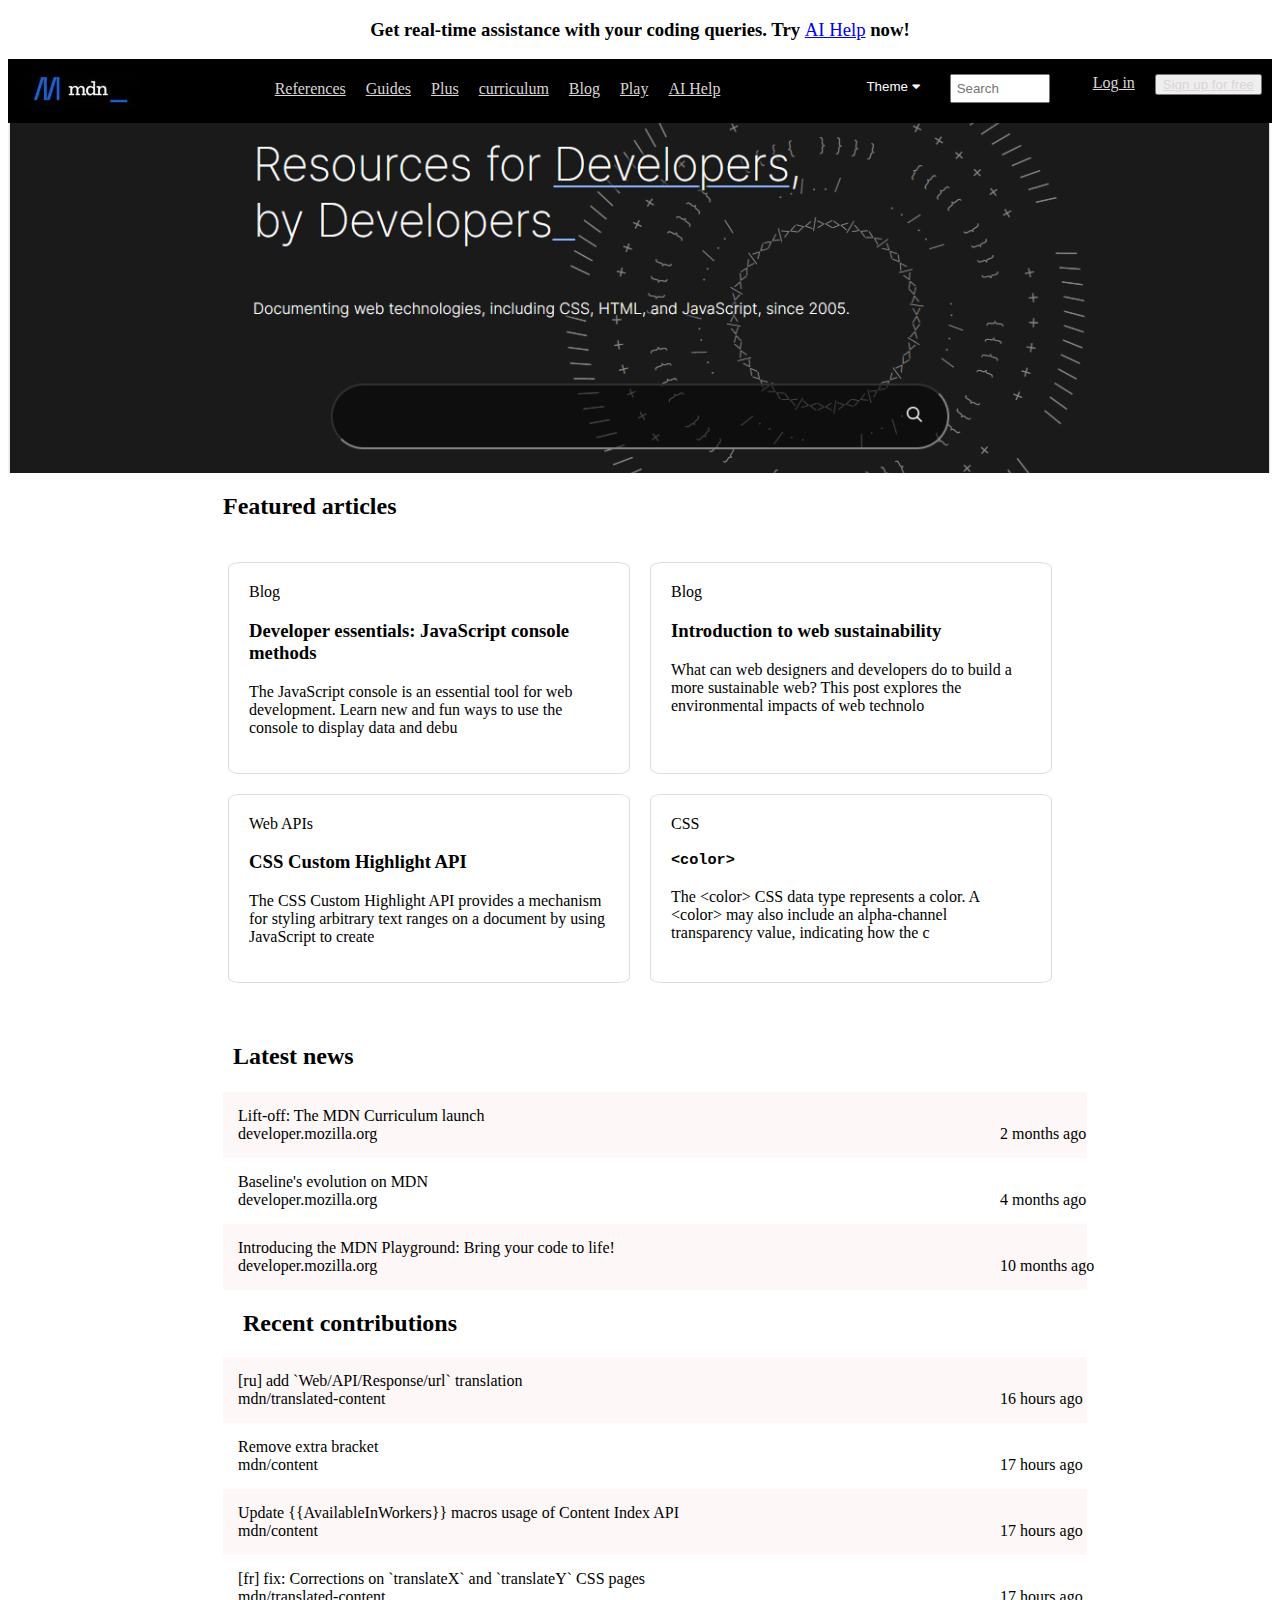
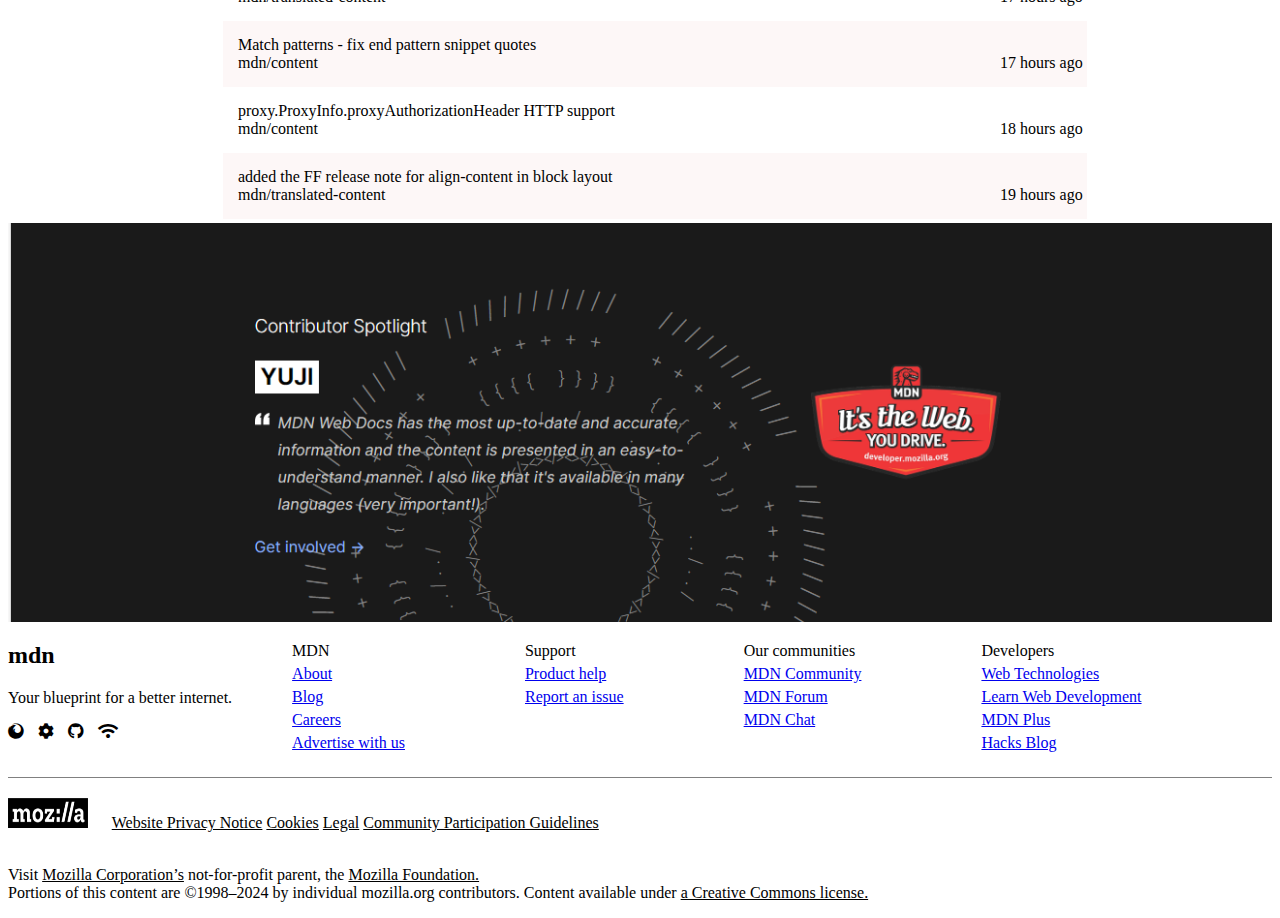
<file: index.html>
<!DOCTYPE html>
<html lang="en">

<head>
    <meta charset="UTF-8">
    <meta name="viewport" content="width=device-width, initial-scale=1.0">
    <title>MDN Web Docs</title>
    <link rel="stylesheet" href="styles/Nstyle.css">
    <link rel="stylesheet" href="https://cdnjs.cloudflare.com/ajax/libs/font-awesome/5.15.4/css/all.min.css">
</head>

<body>

    <div>
        <center>
        <div>
            <h3>Get real-time assistance with your coding queries. Try <a href="#">AI Help</a> now!</h3>
        </div>
        </center>
    </div>

    <nav>
        <div class="right">
            <img src="images/logo.jpeg" alt="Logo" class="logo">
        </div>
        <ul>
            <li><a href="#">References</a></li>
            <li><a href="#">Guides</a></li>
            <li><a href="#">Plus</a></li>
            <li><a href="#">curriculum</a></li>
            <li><a href="blog.html">Blog</a></li>
            <li><a href="#">Play</a></li>
            <li><a href="project.html">AI Help</a></li>
        </ul>

        <div class="left;">
            <ul>
                <li class="dropdown">
                    <button class="dropbtn">Theme <i class="fa fa-caret-down"></i></button>
                    <div class="dropdown-content">
                        <a href="#"><i class="fa fa-circle-half-full"></i> Default</a>
                        <a href="#"><i class="fa fa-sun"></i> Light</a>
                        <a href="#"><i class="fa fa-moon"></i> Dark</a>
                    </div>
                </li>
                <li>
                    <div class="search-container">
                        <input type="search" placeholder="Search" style="width: 100px;">
                        <button type="submit"><i class="fa fa-search" aria-hidden="true"></i></button>
                    </div>
                </li>
                <li><a href="login.html">Log in</a></li>
                <li><button><a href="login.html">Sign up for free</a></button></li>
            </ul>
        </div>
        
    </nav>

    <div class="background-image"
        style="background-image: url('images/mdn.png'); background-size: cover; background-position: center; height: 300px; width: 100%; max-width: 100vw; padding-top: 50px;">
    </div>


    <h2 style="padding-left: 215px;">Featured articles</h2>
    <div class="outer-container">
        <div class="box-container">
            <div class="box">Blog
                <br>
                <h3>Developer essentials: JavaScript console methods</h3>
                <p>The JavaScript console is an essential tool for web development. Learn new and fun ways to use the
                    console to display data and debu
                </p>
            </div>
            <div class="box">Blog
                <br>
                <h3>Introduction to web sustainability</h3>
                <p>What can web designers and developers do to build a more sustainable web? This post explores the
                    environmental impacts of web technolo
                </p>
            </div>

            <div class="box">Web APIs
                <br>
                <h3>CSS Custom Highlight API</h3>
                <p>The CSS Custom Highlight API provides a mechanism for styling arbitrary text ranges on a document by
                    using JavaScript to create
                </p>
            </div>
            <div class="box">CSS
                <br>
                <h3>
                    <pre>&lt;color&gt;</pre>
                </h3>
                <p>The &lt;color&gt; CSS data type represents a color. A &lt;color&gt; may also include an alpha-channel
                    transparency value, indicating how the c
                </p>
            </div>
        </div>

        <div>
            <h2 style="padding-left: 25px;">Latest news</h2>
            <div class="newsbox-container">
                <div class="newsbox">
                    <p>Lift-off: The MDN Curriculum launch
                        <br>
                        developer.mozilla.org
                        <span style="position: absolute; left: 1000px;">2 months ago</span>
                    </p>
                </div>
                <div class="newsbox">
                    <p>Baseline's evolution on MDN
                        <br>
                        developer.mozilla.org
                        <span style="position: absolute; left: 1000px;">4 months ago</span>
                    </p>
                </div>
                <div class="newsbox">
                    <p>Introducing the MDN Playground: Bring your code to life!
                        <br>
                        developer.mozilla.org
                        <span style="position: absolute; left: 1000px;">10 months ago</span>
                    </p>
                </div>

                <h2 style="padding-left: 20px;">Recent contributions</h2>
                <div class="newsbox">
                    <p>[ru] add `Web/API/Response/url` translation
                        <br>
                        mdn/translated-content
                        <span style="position: absolute; left: 1000px;">16 hours ago</span>
                    </p>
                </div>
                <div class="newsbox">
                    <p>Remove extra bracket
                        <br>
                        mdn/content
                        <span style="position: absolute; left: 1000px;">17 hours ago</span>
                    </p>
                </div>
                <div class="newsbox">
                    <p>Update {{AvailableInWorkers}} macros usage of Content Index API
                        <br>
                        mdn/content
                        <span style="position: absolute; left: 1000px;">17 hours ago</span>
                    </p>
                </div>
                <div class="newsbox">
                    <p>[fr] fix: Corrections on `translateX` and `translateY` CSS pages
                        <br>
                        mdn/translated-content
                        <span style="position: absolute; left: 1000px;">17 hours ago</span>
                    </p>
                </div>
                <div class="newsbox">
                    <p>Match patterns - fix end pattern snippet quotes
                        <br>
                        mdn/content
                        <span style="position: absolute; left: 1000px;">17 hours ago</span>
                    </p>
                </div>
                <div class="newsbox">
                    <p>proxy.ProxyInfo.proxyAuthorizationHeader HTTP support
                        <br>
                        mdn/content
                        <span style="position: absolute; left: 1000px;">18 hours ago</span>
                    </p>
                </div>
                <div class="newsbox">
                    <p>added the FF release note for align-content in block layout
                        <br>
                        mdn/translated-content
                        <span style="position: absolute; left: 1000px;">19 hours ago</span>
                    </p>
                </div>
            </div>
        </div>
    </div>

    <footer>
        <img src="images/footer.png" alt="Footer Image"
            style="display: block; margin: auto; width: 100%; max-width: 100%;">
    </footer>

    <footer>
        <div class="footer-items">
            <ul style="padding: 0;">
                <h2>mdn</h2>
                <p>Your blueprint for a better internet.</p>
                <i class="fab fa-firefox"></i> 
                <span style="margin-right: 10px;"></span>
                <i class="fas fa-cog"></i>
                <span style="margin-right: 10px;"></span>
                <i class="fab fa-github"></i> 
                <span style="margin-right: 10px;"></span>
                <i class="fas fa-wifi"></i> 
            </ul>
            <ul>
                <li>MDN</li>
                <li><a href="#">About</a></li>
                <li><a href="#">Blog</a></li>
                <li><a href="#">Careers</a></li>
                <li><a href="#">Advertise with us</a></li>
            </ul>
            <ul>
                <li>Support</li>
                <li><a href="#">Product help</a></li>
                <li><a href="#">Report an issue</a></li>
            </ul>
            <ul>
                <li>Our communities</li>
                <li><a href="#">MDN Community</a></li>
                <li><a href="#">MDN Forum</a></li>
                <li><a href="#">MDN Chat</a></li>
            </ul>
            <ul>
                <li>Developers</li>
                <li><a href="#">Web Technologies</a></li>
                <li><a href="#">Learn Web Development</a></li>
                <li><a href="#">MDN Plus</a></li>
                <li><a href="#">Hacks Blog</a></li>
            </ul>
        </div>
    </footer>
    
    <div style="border-top: 1px solid grey;"></div>
    <img src="images/moz.png" style="height: 30px; width: 80px; padding-top: 20px; padding-right: 20px;"> 
    <pstyle="margin-left: 90px;"><u>Website Privacy Notice</u>  <u>Cookies</u>  <u>Legal</u>   <u>Community Participation Guidelines</u></p>
    <p>
        <br>
        Visit <u>Mozilla Corporation’s</u> not-for-profit parent, the <u>Mozilla Foundation.</u>
        <br>
        Portions of this content are ©1998–2024 by individual mozilla.org contributors. Content available under <u>a Creative Commons license.</u></p>


</body>

</html>
</file>
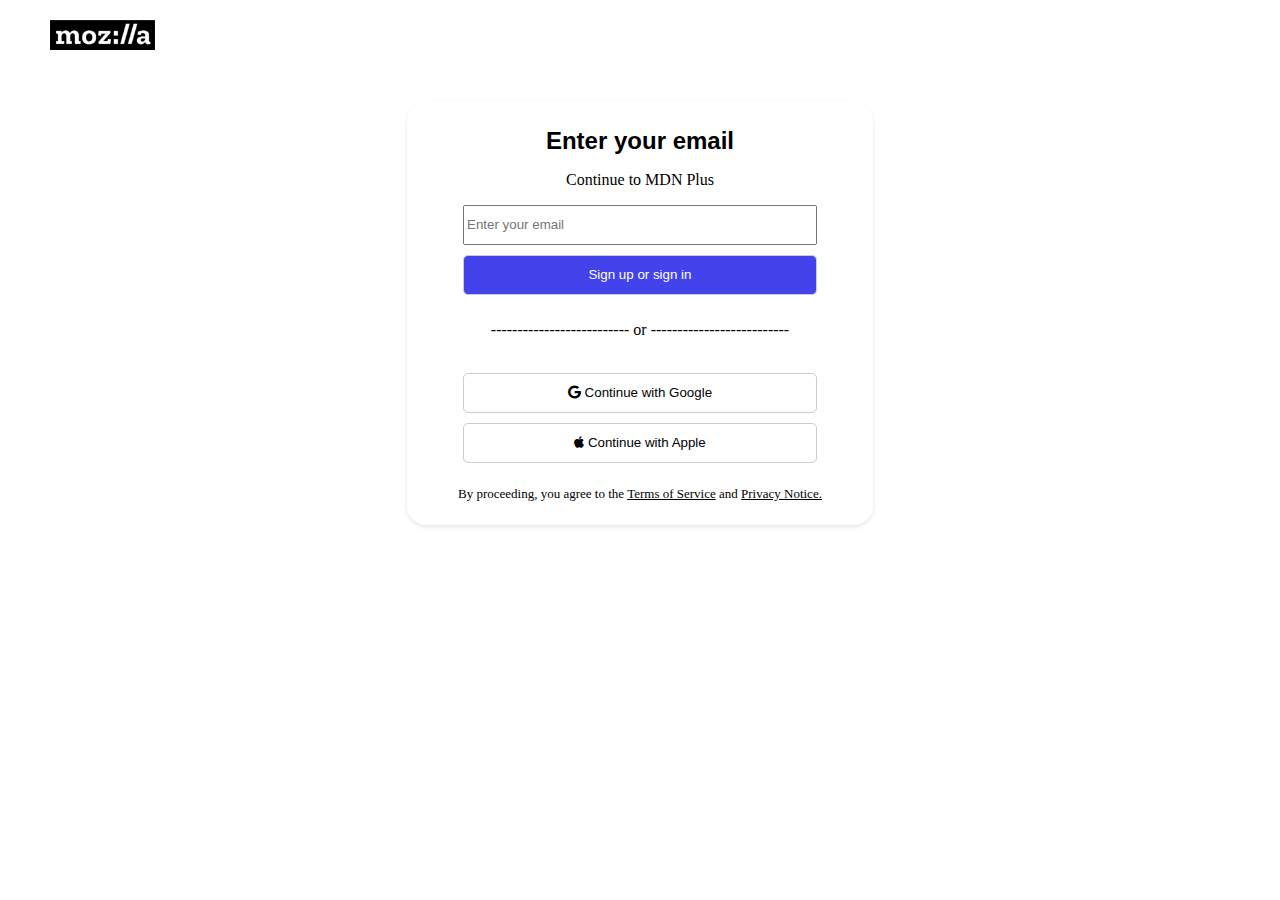
<file: login.html>
<!DOCTYPE html>
<html lang="en">
  <head>
    <meta charset="UTF-8" />
    <meta name="viewport" content="width=device-width, initial-scale=1.0" />
    <title>login page</title>
    <link
      rel="stylesheet"
      href="https://cdnjs.cloudflare.com/ajax/libs/font-awesome/5.15.4/css/all.min.css"
    />
    <style>
      h2 {
        font-family: "Gill Sans", "Gill Sans MT", Calibri, "Trebuchet MS",
          sans-serif;
        margin-bottom: 5px;
      }

      button {
        width: 80%;
        margin-bottom: 10px;
        height: 40px;
        padding: 5px 10px;
        border: 1px solid #ccc;
        box-sizing: border-box;
        border-radius: 5px;
        background-color: #fff;
      }

      input[type="text"] {
        width: 80%;
        margin-bottom: 10px;
        height: 40px;
        box-sizing: border-box;
      }

      fieldset {
        margin-top: 8%;
        height: 80%;
        width: 35%;
        border: none;
        border-radius: 20px;
        background-color: #fff;
        box-shadow: 0px 2px 4px rgba(0, 0, 0, 0.1);
      }

      .logo-container {
        position: absolute;
        top: 20px;
        left: 50px;
      }

      .logo-container img {
        height: 50%;
        width: 60%;
      }
    </style>
  </head>
  <body>
    <div class="logo-container">
      <img src="images/moz.png" alt="Logo" />
    </div>
    <center>
      <fieldset>
        <h2>Enter your email</h2>
        <p>Continue to MDN Plus</p>

        <input type="text" name="username" placeholder="Enter your email" />
        <br />
        <button style="background-color: rgb(67, 67, 236); color: white">
          Sign up or sign in
        </button>
        <br />
        <p>-------------------------- or --------------------------</p>
        <br />
        <button><i class="fab fa-google"></i> Continue with Google</button>
        <br />
        <button><i class="fab fa-apple"></i> Continue with Apple</button>
        <br />
        <p style="font-size: small">
          By proceeding, you agree to the <u>Terms of Service</u> and
          <u>Privacy Notice.</u>
        </p>
      </fieldset>
    </center>
  </body>
</html>
</file>
<file: styles/Nstyle.css>
nav {
    background-color: black;
    display: flex;
    justify-content: space-between;
    align-items: center;
    padding: 10px;
    
}
nav a{
    color:rgb(219, 213, 213) ;
}
nav ul {
    list-style-type: none;
    margin: 0;
    padding: 0;
    display: flex;
}

nav ul li {
    margin-right: 20px;
}

nav ul li:last-child {
    margin-right: 0;
}

.navbar-right {
    display: flex;
    align-items: center;
}

.navbar-left {
    display: flex;
    align-items: center;
}

.dropdown {
    position: relative;
}

.dropdown-content {
    display: none;
    position: absolute;
    background-color: #333;
    min-width: 100px;
    z-index: 1;
}

.dropdown-content a {
    color: white;
    padding: 12px 16px;
    text-decoration: none;
    display: block;
}

.dropdown:hover .dropdown-content {
    display: block;
}

button.dropbtn {
    background-color: transparent;
    color: white;
    border: none;
    cursor: pointer;
    padding: 5px 10px;
}

button.dropbtn:hover {
    background-color: #555;
} 

.search-container {
    display: flex;
    align-items: center;
}

.search-container input[type=search] {
    width: 150px;
    padding: 5px;
}

.search-container button {
    background-color: transparent;
    border: none;
    cursor: pointer;
    padding: 5px;
}

.logo {
    height: 40px; 
} 

.navbar-left ul li:last-child {
    margin-right: 0;
}


.outer-container {
    padding: 2px 200px; 
}

.box-container {
    display: flex;
    padding: 20px;
    flex-wrap: wrap;
    justify-content: space-between;
}

.box {
    width: calc(50% - 10px);
    padding: 20px;
    margin-bottom: 20px;
    border-radius: 3%;
    background-color: transparent; 
    border: 1px solid #ddd; 
    box-sizing: border-box; 
}

.newsbox-container {
    display: flex;
    flex-direction: column;
    width: 100%;
    padding: 2px 15px;
}

.newsbox {
    background-color: #fdf7f7;
    border: 1px thin #ddd;
    padding: 15px;
}

.newsbox:nth-child(even) {
    background-color: transparent;
}

.newsbox p {
    margin: 0;
}

footer {
    padding: 0;
    margin: 0;
}

h1, h2, h3, h4, h5, h6 {
    font-weight: bold;
}

body, p, li, a, span, input, button, div {
    font-weight: normal;
}

footer {
    display: flex;
    justify-content: space-between;
    align-items: flex-start;
}

.footer-items {
    display: flex;
}

ul {
    list-style: none;
    padding: 20px 60px;
    margin: 0;
}

ul li {
    margin-bottom: 5px;
}

ul:first-child li {
    font-weight: bold;
}
</file>
